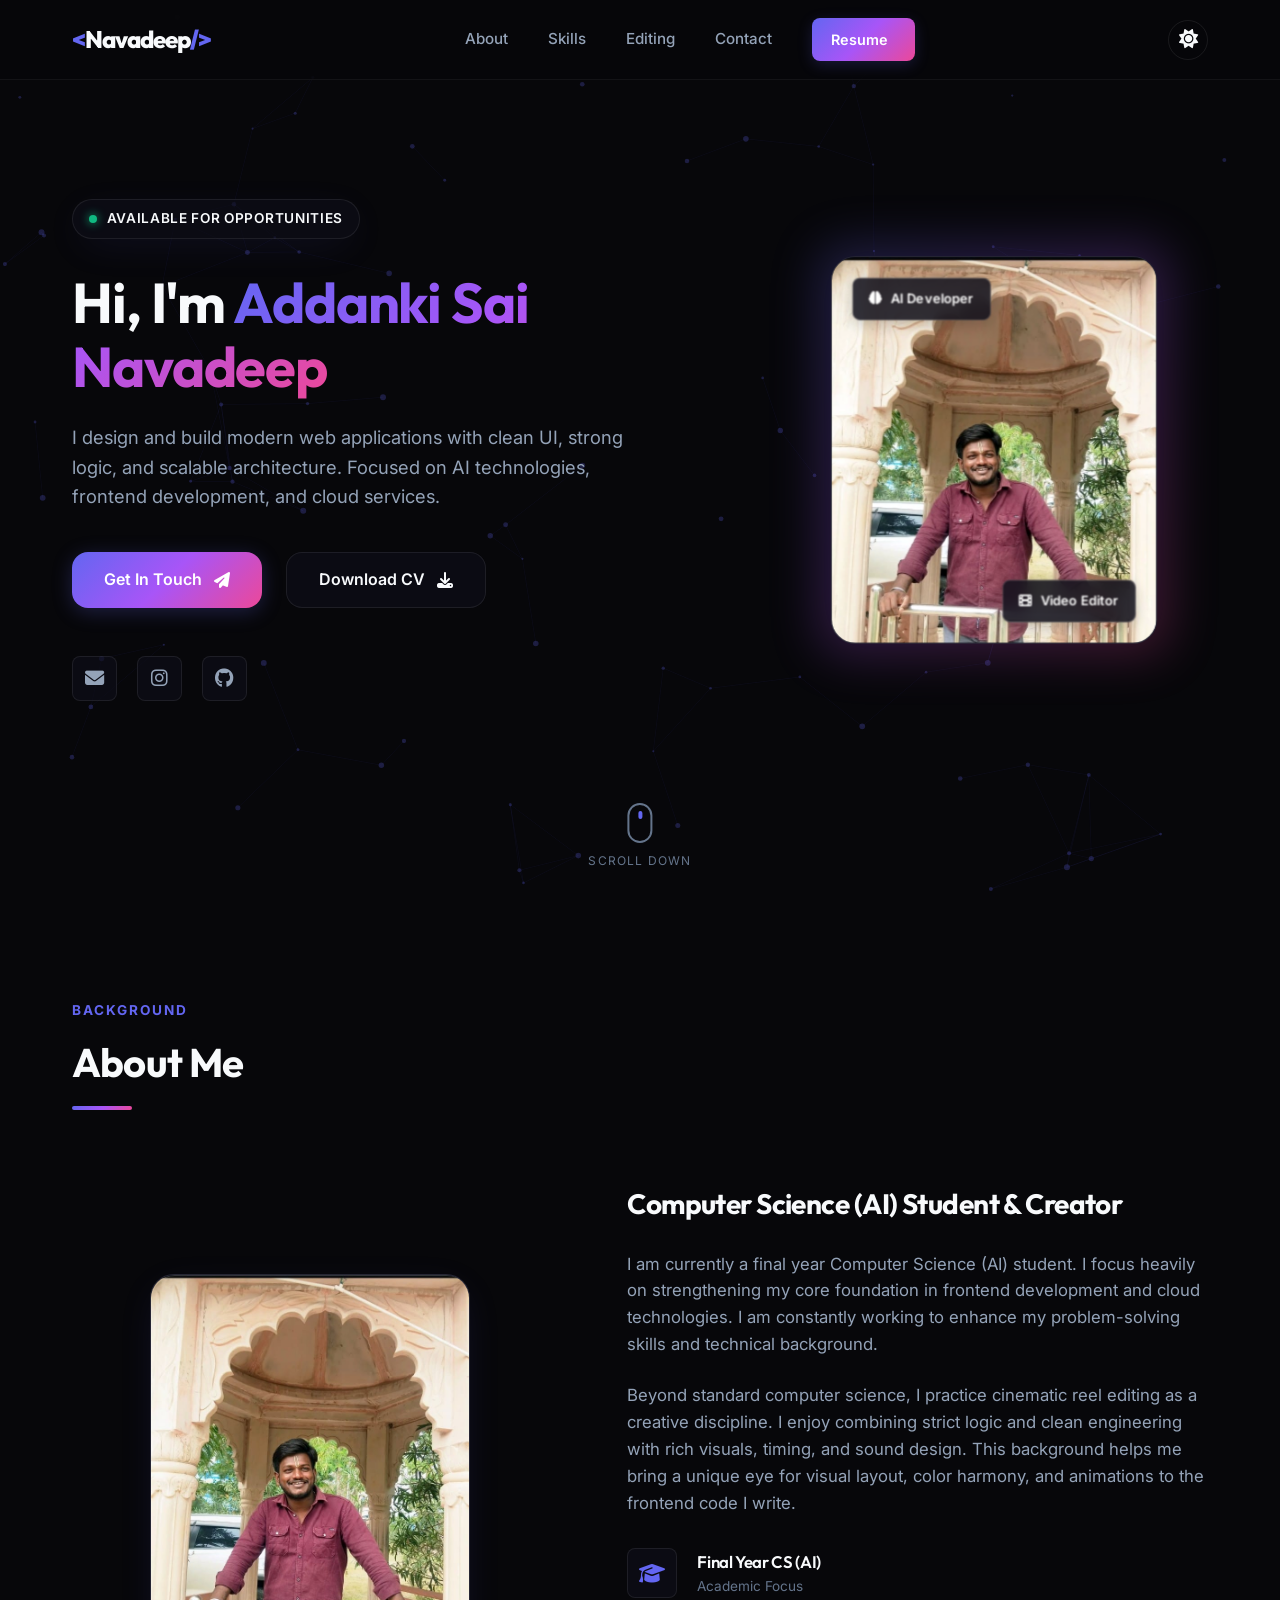
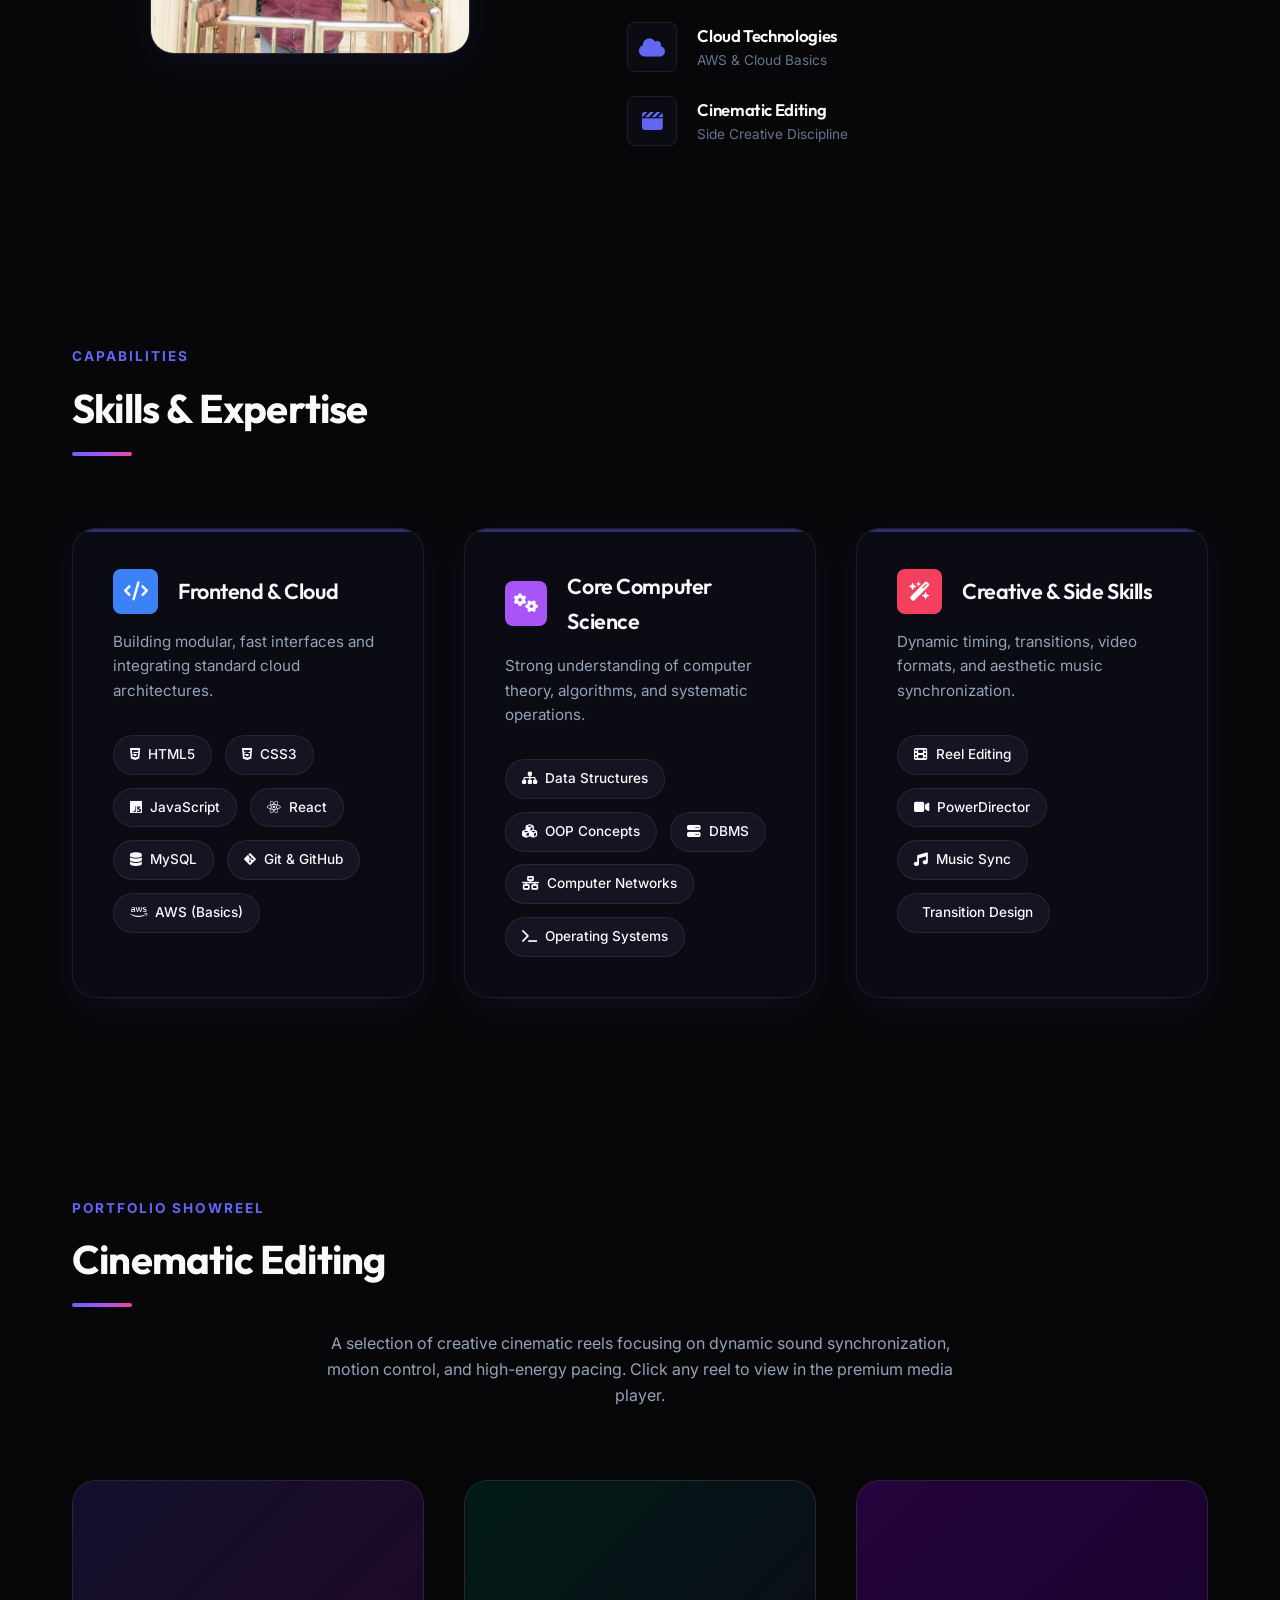
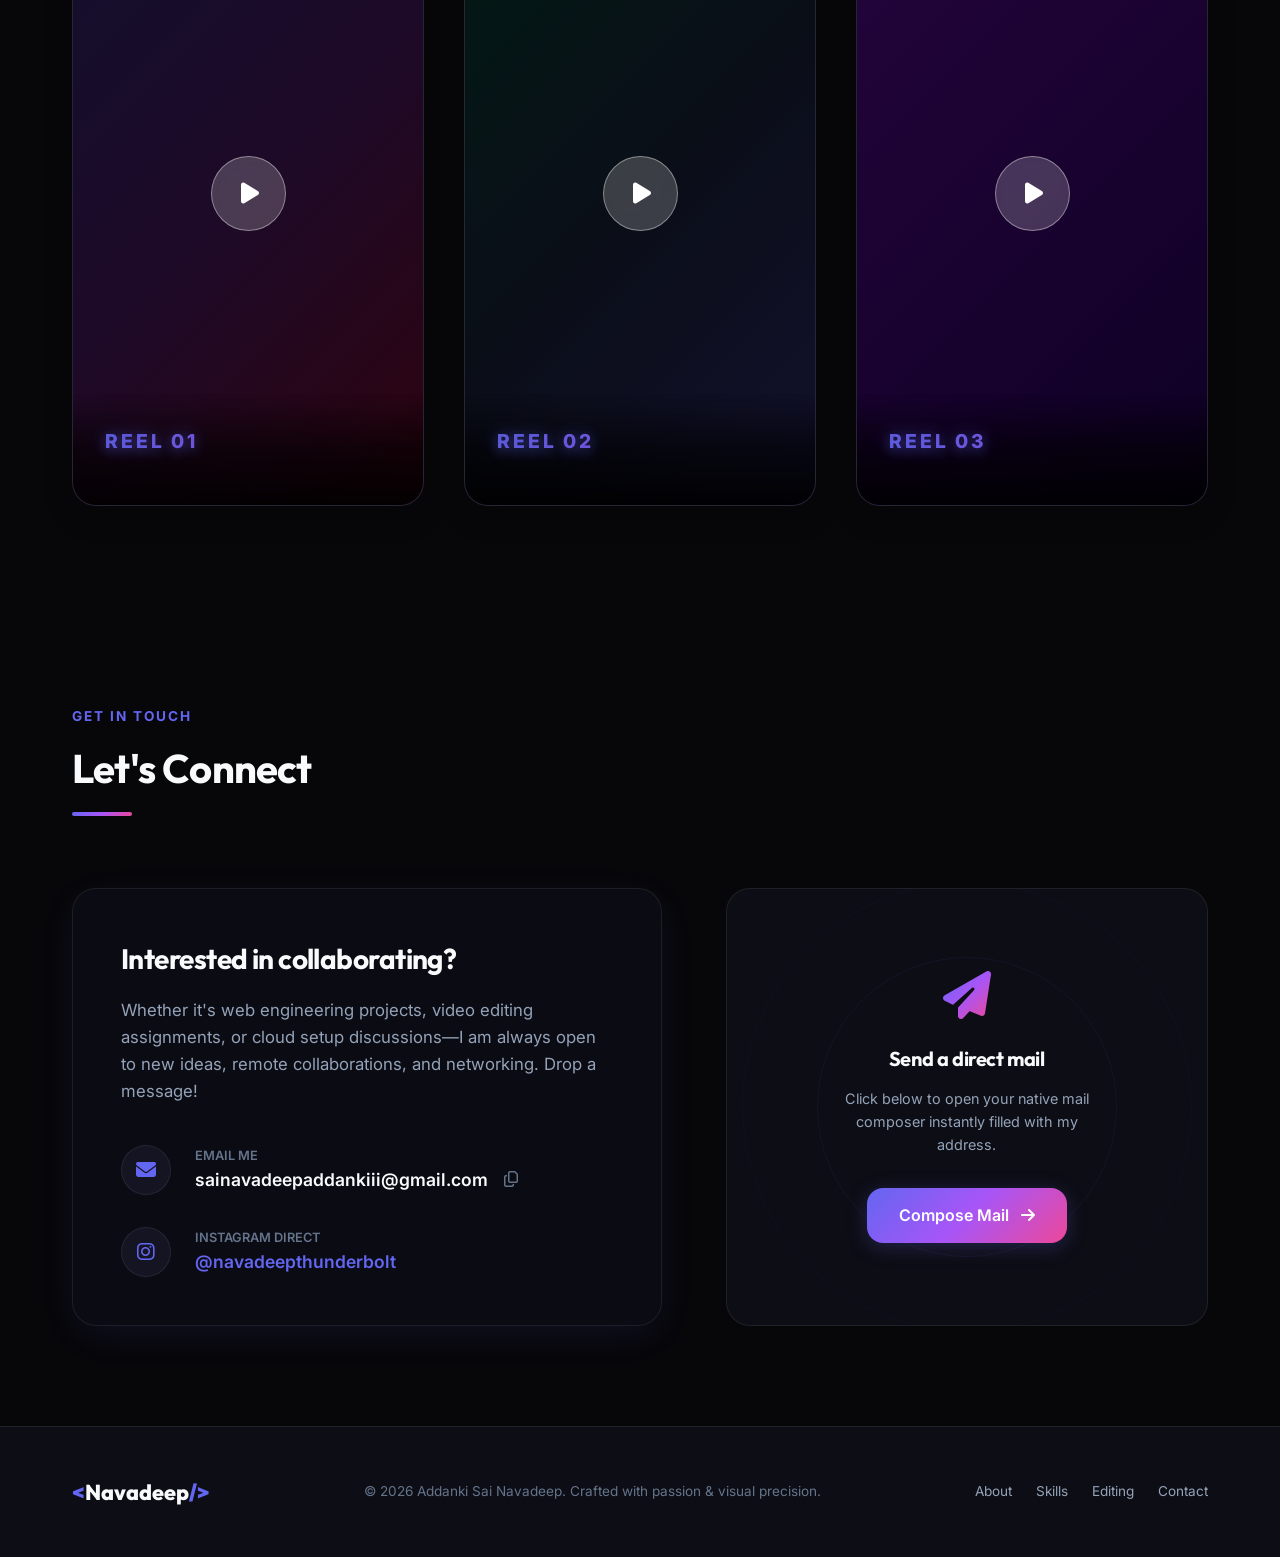
<file: index.html>
<!DOCTYPE html>
<html lang="en">
<head>
    <meta charset="UTF-8">
    <meta name="viewport" content="width=device-width, initial-scale=1.0">
    <title>Addanki Sai Navadeep | Portfolio</title>
    <meta name="description" content="Portfolio of Addanki Sai Navadeep - Computer Science (AI) student, Frontend Developer, and Cinematic Reel Editor. Creating modern web applications with clean logic and scalable architecture.">
    <!-- Google Fonts -->
    <link rel="preconnect" href="https://fonts.googleapis.com">
    <link rel="preconnect" href="https://fonts.gstatic.com" crossorigin>
    <link href="https://fonts.googleapis.com/css2?family=Inter:wght@300;400;500;600;700&family=Outfit:wght@400;500;600;700;800&family=Plus+Jakarta+Sans:wght@400;500;600;700&display=swap" rel="stylesheet">
    <!-- FontAwesome for Icons -->
    <link rel="stylesheet" href="https://cdnjs.cloudflare.com/ajax/libs/font-awesome/6.4.0/css/all.min.css">
    <link rel="stylesheet" href="style.css">
</head>
<body class="dark-theme">
    <!-- Interactive Canvas Background -->
    <canvas id="particle-canvas"></canvas>

    <!-- Header / Navigation -->
    <header class="navbar">
        <div class="nav-container">
            <a href="#" class="nav-logo">
                <span class="logo-accent">&lt;</span>Navadeep<span class="logo-accent">/&gt;</span>
            </a>
            
            <nav class="nav-links">
                <a href="#about" class="nav-item">About</a>
                <a href="#skills" class="nav-item">Skills</a>
                <a href="#editing" class="nav-item">Editing</a>
                <a href="#contact" class="nav-item">Contact</a>
                <a href="assets/navadeep_resume.pdf" download class="nav-btn-resume">
                    <span>Resume</span>
                    <i class="fa-solid fa-arrow-down-to-line"></i>
                </a>
            </nav>

            <div class="nav-controls">
                <button id="theme-toggle" class="theme-btn" aria-label="Toggle Theme">
                    <i class="fa-solid fa-moon moon-icon"></i>
                    <i class="fa-solid fa-sun sun-icon"></i>
                </button>
                <button class="mobile-menu-btn" aria-label="Open Menu">
                    <span class="bar"></span>
                    <span class="bar"></span>
                    <span class="bar"></span>
                </button>
            </div>
        </div>
    </header>

    <!-- Mobile Navigation Drawer -->
    <div class="mobile-drawer">
        <nav class="mobile-nav-links">
            <a href="#about" class="mobile-nav-item">About</a>
            <a href="#skills" class="mobile-nav-item">Skills</a>
            <a href="#editing" class="mobile-nav-item">Editing</a>
            <a href="#contact" class="mobile-nav-item">Contact</a>
            <a href="assets/navadeep_resume.pdf" download class="mobile-nav-btn">Download Resume</a>
        </nav>
    </div>

    <!-- Main Content -->
    <main>
        <!-- Hero Section -->
        <section id="hero" class="hero-section">
            <div class="section-container hero-grid">
                <div class="hero-content animate-reveal" data-delay="100">
                    <div class="badge">
                        <span class="badge-dot"></span>
                        <span class="badge-text">Available for Opportunities</span>
                    </div>
                    <h1 class="hero-title">
                        Hi, I'm <span class="text-gradient">Addanki Sai Navadeep</span>
                    </h1>
                    <p class="hero-subtitle">
                        I design and build modern web applications with clean UI, strong logic, and scalable architecture. Focused on AI technologies, frontend development, and cloud services.
                    </p>
                    <div class="hero-cta">
                        <a href="#contact" class="btn-primary">
                            <span>Get In Touch</span>
                            <i class="fa-solid fa-paper-plane"></i>
                        </a>
                        <a href="assets/navadeep_resume.pdf" download class="btn-secondary">
                            <span>Download CV</span>
                            <i class="fa-solid fa-download"></i>
                        </a>
                    </div>
                    <div class="hero-socials">
                        <a href="mailto:sainavadeepaddankiii@gmail.com" class="social-link-icon" title="Email">
                            <i class="fa-solid fa-envelope"></i>
                        </a>
                        <a href="https://www.instagram.com/navadeepthunderbolt" target="_blank" rel="noopener" class="social-link-icon" title="Instagram">
                            <i class="fa-brands fa-instagram"></i>
                        </a>
                        <a href="https://github.com" target="_blank" rel="noopener" class="social-link-icon" title="GitHub">
                            <i class="fa-brands fa-github"></i>
                        </a>
                    </div>
                </div>

                <div class="hero-visual animate-reveal" data-delay="300">
                    <div class="image-perspective-container">
                        <div class="image-card-wrapper" id="profile-card">
                            <div class="card-glow"></div>
                            <div class="image-inner-card">
                                <img src="assets/navadeep.jpg" alt="Addanki Sai Navadeep" class="profile-img">
                                <div class="profile-badge badge-ai">
                                    <i class="fa-solid fa-brain"></i>
                                    <span>AI Developer</span>
                                </div>
                                <div class="profile-badge badge-edit">
                                    <i class="fa-solid fa-film"></i>
                                    <span>Video Editor</span>
                                </div>
                            </div>
                        </div>
                    </div>
                </div>
            </div>
            <div class="scroll-down-indicator">
                <span class="mouse-icon">
                    <span class="wheel"></span>
                </span>
                <span class="scroll-text">Scroll Down</span>
            </div>
        </section>

        <!-- About Section -->
        <section id="about" class="about-section scroll-reveal">
            <div class="section-container">
                <div class="section-header">
                    <span class="section-tagline">Background</span>
                    <h2 class="section-title">About Me</h2>
                    <div class="section-divider"></div>
                </div>

                <div class="about-grid">
                    <div class="about-image-column">
                        <div class="about-img-frame">
                            <img src="assets/navadeep.jpg" alt="Sai Navadeep Portrait" class="about-img">
                        </div>
                    </div>

                    <div class="about-text-column">
                        <h3 class="about-subtitle">Computer Science (AI) Student & Creator</h3>
                        <p class="about-p">
                            I am currently a final year Computer Science (AI) student. I focus heavily on strengthening my core foundation in frontend development and cloud technologies. I am constantly working to enhance my problem-solving skills and technical background.
                        </p>
                        <p class="about-p">
                            Beyond standard computer science, I practice cinematic reel editing as a creative discipline. I enjoy combining strict logic and clean engineering with rich visuals, timing, and sound design. This background helps me bring a unique eye for visual layout, color harmony, and animations to the frontend code I write.
                        </p>

                        <div class="about-highlights">
                            <div class="highlight-item">
                                <div class="highlight-icon">
                                    <i class="fa-solid fa-graduation-cap"></i>
                                </div>
                                <div class="highlight-info">
                                    <h4>Final Year CS (AI)</h4>
                                    <p>Academic Focus</p>
                                </div>
                            </div>
                            <div class="highlight-item">
                                <div class="highlight-icon">
                                    <i class="fa-solid fa-cloud"></i>
                                </div>
                                <div class="highlight-info">
                                    <h4>Cloud Technologies</h4>
                                    <p>AWS & Cloud Basics</p>
                                </div>
                            </div>
                            <div class="highlight-item">
                                <div class="highlight-icon">
                                    <i class="fa-solid fa-clapperboard"></i>
                                </div>
                                <div class="highlight-info">
                                    <h4>Cinematic Editing</h4>
                                    <p>Side Creative Discipline</p>
                                </div>
                            </div>
                        </div>
                    </div>
                </div>
            </div>
        </section>

        <!-- Skills Section -->
        <section id="skills" class="skills-section scroll-reveal">
            <div class="section-container">
                <div class="section-header">
                    <span class="section-tagline">Capabilities</span>
                    <h2 class="section-title">Skills & Expertise</h2>
                    <div class="section-divider"></div>
                </div>

                <div class="skills-grid">
                    <!-- Category 1: Frontend Development -->
                    <div class="skills-category-card" data-glow-color="#3b82f6">
                        <div class="category-header">
                            <div class="category-icon dev-icon">
                                <i class="fa-solid fa-code"></i>
                            </div>
                            <h3>Frontend & Cloud</h3>
                        </div>
                        <p class="category-desc">Building modular, fast interfaces and integrating standard cloud architectures.</p>
                        <div class="skills-badges">
                            <span class="skill-badge" style="--badge-accent: #e34c26;"><i class="fa-brands fa-html5"></i> HTML5</span>
                            <span class="skill-badge" style="--badge-accent: #264de4;"><i class="fa-brands fa-css3-alt"></i> CSS3</span>
                            <span class="skill-badge" style="--badge-accent: #f0db4f;"><i class="fa-brands fa-js"></i> JavaScript</span>
                            <span class="skill-badge" style="--badge-accent: #61dbfb;"><i class="fa-brands fa-react"></i> React</span>
                            <span class="skill-badge" style="--badge-accent: #00758f;"><i class="fa-solid fa-database"></i> MySQL</span>
                            <span class="skill-badge" style="--badge-accent: #f05032;"><i class="fa-brands fa-git-alt"></i> Git & GitHub</span>
                            <span class="skill-badge" style="--badge-accent: #ff9900;"><i class="fa-brands fa-aws"></i> AWS (Basics)</span>
                        </div>
                    </div>

                    <!-- Category 2: Core CS Concepts -->
                    <div class="skills-category-card" data-glow-color="#a855f7">
                        <div class="category-header">
                            <div class="category-icon cs-icon">
                                <i class="fa-solid fa-gears"></i>
                            </div>
                            <h3>Core Computer Science</h3>
                        </div>
                        <p class="category-desc">Strong understanding of computer theory, algorithms, and systematic operations.</p>
                        <div class="skills-badges">
                            <span class="skill-badge" style="--badge-accent: #10b981;"><i class="fa-solid fa-sitemap"></i> Data Structures</span>
                            <span class="skill-badge" style="--badge-accent: #3b82f6;"><i class="fa-solid fa-cubes"></i> OOP Concepts</span>
                            <span class="skill-badge" style="--badge-accent: #ec4899;"><i class="fa-solid fa-server"></i> DBMS</span>
                            <span class="skill-badge" style="--badge-accent: #f43f5e;"><i class="fa-solid fa-network-wired"></i> Computer Networks</span>
                            <span class="skill-badge" style="--badge-accent: #8b5cf6;"><i class="fa-solid fa-terminal"></i> Operating Systems</span>
                        </div>
                    </div>

                    <!-- Category 3: Creative Video Editing -->
                    <div class="skills-category-card" data-glow-color="#f43f5e">
                        <div class="category-header">
                            <div class="category-icon creative-icon">
                                <i class="fa-solid fa-wand-magic-sparkles"></i>
                            </div>
                            <h3>Creative & Side Skills</h3>
                        </div>
                        <p class="category-desc">Dynamic timing, transitions, video formats, and aesthetic music synchronization.</p>
                        <div class="skills-badges">
                            <span class="skill-badge" style="--badge-accent: #ec4899;"><i class="fa-solid fa-film"></i> Reel Editing</span>
                            <span class="skill-badge" style="--badge-accent: #3b82f6;"><i class="fa-solid fa-video"></i> PowerDirector</span>
                            <span class="skill-badge" style="--badge-accent: #eab308;"><i class="fa-solid fa-music"></i> Music Sync</span>
                            <span class="skill-badge" style="--badge-accent: #10b981;"><i class="fa-solid fa-sparkles"></i> Transition Design</span>
                        </div>
                    </div>
                </div>
            </div>
        </section>

        <!-- Cinematic Editing Section -->
        <section id="editing" class="editing-section scroll-reveal">
            <div class="section-container">
                <div class="section-header">
                    <span class="section-tagline">Portfolio Showreel</span>
                    <h2 class="section-title">Cinematic Editing</h2>
                    <div class="section-divider"></div>
                </div>
                
                <p class="section-subtitle-center">
                    A selection of creative cinematic reels focusing on dynamic sound synchronization, motion control, and high-energy pacing. Click any reel to view in the premium media player.
                </p>

                <div class="reels-grid">
                    <!-- Reel 1 Card -->
                    <div class="reel-card" data-video-src="assets/reel1.mp4">
                        <div class="reel-thumbnail-wrapper">
                            <div class="reel-gradient-bg spec-gradient-1"></div>
                            <div class="play-overlay">
                                <div class="play-icon-circle">
                                    <i class="fa-solid fa-play"></i>
                                </div>
                            </div>
                            <div class="reel-meta">
                                <span class="reel-duration">Reel 01</span>
                            </div>
                        </div>
                    </div>

                    <!-- Reel 2 Card -->
                    <div class="reel-card" data-video-src="assets/reel2.mp4">
                        <div class="reel-thumbnail-wrapper">
                            <div class="reel-gradient-bg spec-gradient-2"></div>
                            <div class="play-overlay">
                                <div class="play-icon-circle">
                                    <i class="fa-solid fa-play"></i>
                                </div>
                            </div>
                            <div class="reel-meta">
                                <span class="reel-duration">Reel 02</span>
                            </div>
                        </div>
                    </div>

                    <!-- Reel 3 Card -->
                    <div class="reel-card" data-video-src="assets/reel3.mp4">
                        <div class="reel-thumbnail-wrapper">
                            <div class="reel-gradient-bg spec-gradient-3"></div>
                            <div class="play-overlay">
                                <div class="play-icon-circle">
                                    <i class="fa-solid fa-play"></i>
                                </div>
                            </div>
                            <div class="reel-meta">
                                <span class="reel-duration">Reel 03</span>
                            </div>
                        </div>
                    </div>
                </div>
            </div>
        </section>

        <!-- Contact Section -->
        <section id="contact" class="contact-section scroll-reveal">
            <div class="section-container">
                <div class="section-header">
                    <span class="section-tagline">Get in Touch</span>
                    <h2 class="section-title">Let's Connect</h2>
                    <div class="section-divider"></div>
                </div>

                <div class="contact-grid">
                    <!-- Info Card -->
                    <div class="contact-info-card">
                        <h3>Interested in collaborating?</h3>
                        <p class="contact-pitch">
                            Whether it's web engineering projects, video editing assignments, or cloud setup discussions—I am always open to new ideas, remote collaborations, and networking. Drop a message!
                        </p>
                        
                        <div class="contact-methods">
                            <!-- Email -->
                            <div class="contact-item">
                                <div class="contact-item-icon">
                                    <i class="fa-solid fa-envelope"></i>
                                </div>
                                <div class="contact-item-details">
                                    <span class="contact-label">Email Me</span>
                                    <div class="email-copy-wrapper">
                                        <a href="mailto:sainavadeepaddankiii@gmail.com" class="contact-value" id="email-text">sainavadeepaddankiii@gmail.com</a>
                                        <button id="copy-email-btn" class="copy-btn" title="Copy Email Address">
                                            <i class="fa-regular fa-copy"></i>
                                        </button>
                                        <span id="copy-tooltip" class="copy-tooltip">Copied!</span>
                                    </div>
                                </div>
                            </div>

                            <!-- Instagram -->
                            <div class="contact-item">
                                <div class="contact-item-icon">
                                    <i class="fa-brands fa-instagram"></i>
                                </div>
                                <div class="contact-item-details">
                                    <span class="contact-label">Instagram Direct</span>
                                    <a href="https://www.instagram.com/navadeepthunderbolt" target="_blank" rel="noopener" class="contact-value highlight-value">@navadeepthunderbolt</a>
                                </div>
                            </div>
                        </div>
                    </div>

                    <!-- Direct Contact Card -->
                    <div class="contact-visual-card">
                        <div class="contact-decoration-ring ring-1"></div>
                        <div class="contact-decoration-ring ring-2"></div>
                        <div class="contact-inner-card">
                            <i class="fa-solid fa-paper-plane contact-paper-plane"></i>
                            <h4>Send a direct mail</h4>
                            <p>Click below to open your native mail composer instantly filled with my address.</p>
                            <a href="mailto:sainavadeepaddankiii@gmail.com" class="btn-primary">
                                <span>Compose Mail</span>
                                <i class="fa-solid fa-arrow-right"></i>
                            </a>
                        </div>
                    </div>
                </div>
            </div>
        </section>
    </main>

    <!-- Footer -->
    <footer>
        <div class="footer-container">
            <div class="footer-brand">
                <span class="logo-accent">&lt;</span>Navadeep<span class="logo-accent">/&gt;</span>
            </div>
            <p class="footer-copy">&copy; 2026 Addanki Sai Navadeep. Crafted with passion & visual precision.</p>
            <div class="footer-links">
                <a href="#about">About</a>
                <a href="#skills">Skills</a>
                <a href="#editing">Editing</a>
                <a href="#contact">Contact</a>
            </div>
        </div>
    </footer>

    <!-- Back to Top Button -->
    <button id="backToTop" class="back-to-top-btn" aria-label="Scroll to top" title="Scroll to top">
        <i class="fa-solid fa-arrow-up"></i>
    </button>

    <!-- Custom Lightbox Video Player Modal -->
    <div id="video-modal" class="modal-overlay">
        <div class="modal-backdrop"></div>
        <div class="modal-wrapper">
            <button class="modal-close-btn" aria-label="Close Video">
                <i class="fa-solid fa-xmark"></i>
            </button>
            <div class="custom-player-container">
                <video id="modal-video" src="" preload="metadata"></video>
                
                <!-- Custom Controls -->
                <div class="player-controls">
                    <!-- Progress Bar -->
                    <div class="progress-bar-wrapper">
                        <div class="progress-timeline" id="progress-timeline">
                            <div class="progress-filled" id="progress-filled"></div>
                            <div class="progress-hover-bar" id="progress-hover-bar"></div>
                            <div class="progress-handle" id="progress-handle"></div>
                        </div>
                    </div>
                    
                    <!-- Bottom Controls Layout -->
                    <div class="controls-main">
                        <div class="controls-left">
                            <button class="play-pause-btn" id="play-pause-btn" title="Play">
                                <i class="fa-solid fa-play play-icon"></i>
                                <i class="fa-solid fa-pause pause-icon"></i>
                            </button>
                            <div class="time-display">
                                <span id="current-time">0:00</span>
                                <span class="time-separator">/</span>
                                <span id="total-duration">0:00</span>
                            </div>
                        </div>
                        
                        <div class="controls-right">
                            <div class="volume-container">
                                <button class="volume-btn" id="volume-btn" title="Mute">
                                    <i class="fa-solid fa-volume-high volume-high-icon"></i>
                                    <i class="fa-solid fa-volume-low volume-low-icon"></i>
                                    <i class="fa-solid fa-volume-xmark volume-mute-icon"></i>
                                </button>
                                <input type="range" class="volume-slider" id="volume-slider" min="0" max="1" step="0.05" value="1" title="Volume Slider">
                            </div>
                            
                            <button class="fullscreen-btn" id="fullscreen-btn" title="Toggle Fullscreen">
                                <i class="fa-solid fa-expand"></i>
                            </button>
                        </div>
                    </div>
                </div>

                <!-- Central Play Button (Only visible when paused) -->
                <div class="central-play-trigger" id="central-play-trigger">
                    <i class="fa-solid fa-play"></i>
                </div>
            </div>
        </div>
    </div>

    <!-- Scripts -->
    <script src="script.js"></script>
</body>
</html>
</file>
<file: style.css>
/* -------------------------------------------------------------
   DESIGN SYSTEM - VARIABLES & THEME TOKENS
   ------------------------------------------------------------- */
:root {
    /* Fonts */
    --font-heading: 'Outfit', 'Plus Jakarta Sans', sans-serif;
    --font-body: 'Inter', sans-serif;

    /* Common System Tokens */
    --transition-slow: all 0.6s cubic-bezier(0.16, 1, 0.3, 1);
    --transition-medium: all 0.4s cubic-bezier(0.25, 0.8, 0.25, 1);
    --transition-fast: all 0.2s ease;
    --border-radius-sm: 8px;
    --border-radius-md: 16px;
    --border-radius-lg: 24px;
    --border-radius-xl: 32px;
}

/* Dark Theme Variables (Default) */
.dark-theme {
    --bg-primary: #07070a;
    --bg-secondary: #0d0d15;
    --bg-tertiary: #141423;
    
    --text-primary: #f8fafc;
    --text-secondary: #94a3b8;
    --text-muted: #64748b;
    
    --accent-color: #6366f1; /* Indigo */
    --accent-gradient: linear-gradient(135deg, #6366f1 0%, #a855f7 50%, #ec4899 100%);
    --accent-gradient-hover: linear-gradient(135deg, #4f46e5 0%, #9333ea 50%, #db2777 100%);
    
    --card-bg: rgba(15, 15, 26, 0.65);
    --card-border: rgba(255, 255, 255, 0.08);
    --card-glow-color: rgba(99, 102, 241, 0.15);
    --card-glow-intensity: 0px 10px 40px -10px;
    
    --nav-bg: rgba(7, 7, 10, 0.75);
    --nav-border: rgba(255, 255, 255, 0.05);
    
    --scrollbar-bg: #07070a;
    --scrollbar-thumb: #334155;
    --scrollbar-thumb-hover: #475569;
    
    --input-bg: rgba(15, 15, 26, 0.8);
    --input-border: rgba(255, 255, 255, 0.1);
    
    --overlay-bg: rgba(3, 3, 5, 0.85);
    --modal-bg: rgba(13, 13, 21, 0.95);
    --modal-border: rgba(255, 255, 255, 0.1);
}

/* Light Theme Variables */
.light-theme {
    --bg-primary: #f5f1e8; /* Classic cream background */
    --bg-secondary: #eae3d2; /* Slightly darker cream */
    --bg-tertiary: #dfd7c2;
    
    --text-primary: #22252a;
    --text-secondary: #5a606d;
    --text-muted: #8890a0;
    
    --accent-color: #d97706; /* Amber/Golden */
    --accent-gradient: linear-gradient(135deg, #d97706 0%, #db2777 100%);
    --accent-gradient-hover: linear-gradient(135deg, #b45309 0%, #be185d 100%);
    
    --card-bg: rgba(255, 255, 255, 0.75);
    --card-border: rgba(34, 37, 42, 0.08);
    --card-glow-color: rgba(217, 119, 6, 0.08);
    --card-glow-intensity: 0px 10px 30px -10px;
    
    --nav-bg: rgba(245, 241, 232, 0.85);
    --nav-border: rgba(34, 37, 42, 0.06);
    
    --scrollbar-bg: #f5f1e8;
    --scrollbar-thumb: #cbd5e1;
    --scrollbar-thumb-hover: #94a3b8;
    
    --input-bg: rgba(255, 255, 255, 0.9);
    --input-border: rgba(34, 37, 42, 0.12);
    
    --overlay-bg: rgba(245, 241, 232, 0.9);
    --modal-bg: rgba(255, 255, 255, 0.98);
    --modal-border: rgba(34, 37, 42, 0.1);
}

/* -------------------------------------------------------------
   BASE RESET & LAYOUTS
   ------------------------------------------------------------- */
* {
    margin: 0;
    padding: 0;
    box-sizing: border-box;
}

html {
    scroll-behavior: smooth;
    font-size: 16px;
}

body {
    background-color: var(--bg-primary);
    color: var(--text-primary);
    font-family: var(--font-body);
    line-height: 1.6;
    overflow-x: hidden;
    transition: background-color 0.5s ease, color 0.5s ease;
}

/* Custom Scrollbar */
::-webkit-scrollbar {
    width: 10px;
}

::-webkit-scrollbar-track {
    background: var(--scrollbar-bg);
}

::-webkit-scrollbar-thumb {
    background: var(--scrollbar-thumb);
    border-radius: 5px;
    border: 2px solid var(--scrollbar-bg);
}

::-webkit-scrollbar-thumb:hover {
    background: var(--scrollbar-thumb-hover);
}

/* Container */
.section-container {
    width: 100%;
    max-width: 1200px;
    margin: 0 auto;
    padding: 0 2rem;
}

/* -------------------------------------------------------------
   INTERACTIVE CANVAS BACKGROUND
   ------------------------------------------------------------- */
#particle-canvas {
    position: fixed;
    top: 0;
    left: 0;
    width: 100%;
    height: 100%;
    z-index: -1;
    pointer-events: none;
    opacity: 0.8;
}

/* -------------------------------------------------------------
   TYPOGRAPHY & UTILITIES
   ------------------------------------------------------------- */
h1, h2, h3, h4, h5, h6 {
    font-family: var(--font-heading);
    font-weight: 700;
    letter-spacing: -0.02em;
}

a {
    color: inherit;
    text-decoration: none;
    transition: var(--transition-fast);
}

.text-gradient {
    background: var(--accent-gradient);
    -webkit-background-clip: text;
    -webkit-text-fill-color: transparent;
    background-clip: text;
}

/* -------------------------------------------------------------
   NAVIGATION BAR
   ------------------------------------------------------------- */
.navbar {
    position: fixed;
    top: 0;
    left: 0;
    width: 100%;
    height: 80px;
    z-index: 100;
    background: var(--nav-bg);
    backdrop-filter: blur(12px);
    -webkit-backdrop-filter: blur(12px);
    border-bottom: 1px solid var(--nav-border);
    transition: var(--transition-medium);
}

.navbar.scrolled {
    height: 65px;
    box-shadow: 0 10px 30px rgba(0, 0, 0, 0.05);
}

.nav-container {
    height: 100%;
    max-width: 1200px;
    margin: 0 auto;
    padding: 0 2rem;
    display: flex;
    justify-content: space-between;
    align-items: center;
}

.nav-logo {
    font-family: var(--font-heading);
    font-size: 1.5rem;
    font-weight: 800;
    letter-spacing: -0.04em;
    display: flex;
    align-items: center;
}

.logo-accent {
    color: var(--accent-color);
    font-weight: 900;
}

.nav-links {
    display: flex;
    align-items: center;
    gap: 2.5rem;
}

.nav-item {
    font-size: 0.95rem;
    font-weight: 500;
    color: var(--text-secondary);
    position: relative;
    padding: 0.5rem 0;
}

.nav-item::after {
    content: '';
    position: absolute;
    bottom: 0;
    left: 0;
    width: 0%;
    height: 2px;
    background: var(--accent-gradient);
    transition: var(--transition-medium);
}

.nav-item:hover {
    color: var(--text-primary);
}

.nav-item:hover::after {
    width: 100%;
}

.nav-btn-resume {
    display: flex;
    align-items: center;
    gap: 0.5rem;
    padding: 0.6rem 1.2rem;
    font-size: 0.9rem;
    font-weight: 600;
    color: #ffffff;
    background: var(--accent-gradient);
    border-radius: var(--border-radius-sm);
    box-shadow: 0 4px 15px rgba(99, 102, 241, 0.2);
}

.nav-btn-resume:hover {
    background: var(--accent-gradient-hover);
    transform: translateY(-2px);
    box-shadow: 0 6px 20px rgba(99, 102, 241, 0.3);
}

/* Navbar Controls */
.nav-controls {
    display: flex;
    align-items: center;
    gap: 1.2rem;
}

.theme-btn {
    background: none;
    border: none;
    cursor: pointer;
    width: 40px;
    height: 40px;
    border-radius: 50%;
    display: flex;
    align-items: center;
    justify-content: center;
    color: var(--text-primary);
    font-size: 1.2rem;
    transition: var(--transition-medium);
    border: 1px solid var(--card-border);
}

.theme-btn:hover {
    background: var(--bg-secondary);
    transform: rotate(15deg);
}

/* Theme Icon Visibility Switch */
.dark-theme .moon-icon { display: none; }
.dark-theme .sun-icon { display: block; }
.light-theme .moon-icon { display: block; }
.light-theme .sun-icon { display: none; }

.mobile-menu-btn {
    display: none;
    flex-direction: column;
    justify-content: space-between;
    width: 25px;
    height: 20px;
    background: none;
    border: none;
    cursor: pointer;
    z-index: 110;
}

.mobile-menu-btn .bar {
    width: 100%;
    height: 2px;
    background-color: var(--text-primary);
    transition: var(--transition-medium);
}

/* Active mobile menu drawer */
.mobile-drawer {
    position: fixed;
    top: 0;
    right: -100%;
    width: 80%;
    max-width: 320px;
    height: 100vh;
    background: var(--modal-bg);
    border-left: 1px solid var(--modal-border);
    backdrop-filter: blur(20px);
    -webkit-backdrop-filter: blur(20px);
    z-index: 99;
    padding: 100px 2rem 2rem 2rem;
    transition: var(--transition-slow);
}

.mobile-drawer.open {
    right: 0;
}

.mobile-nav-links {
    display: flex;
    flex-direction: column;
    gap: 2rem;
}

.mobile-nav-item {
    font-size: 1.2rem;
    font-weight: 600;
    color: var(--text-secondary);
}

.mobile-nav-item:hover {
    color: var(--text-primary);
    padding-left: 10px;
}

.mobile-nav-btn {
    display: block;
    text-align: center;
    padding: 1rem;
    font-weight: 600;
    color: #ffffff;
    background: var(--accent-gradient);
    border-radius: var(--border-radius-sm);
    margin-top: 2rem;
}

/* Hamburger toggle animation */
.mobile-menu-btn.active .bar:nth-child(1) {
    transform: translateY(9px) rotate(45deg);
}
.mobile-menu-btn.active .bar:nth-child(2) {
    opacity: 0;
}
.mobile-menu-btn.active .bar:nth-child(3) {
    transform: translateY(-9px) rotate(-45deg);
}

/* -------------------------------------------------------------
   HERO SECTION
   ------------------------------------------------------------- */
.hero-section {
    position: relative;
    min-height: 100vh;
    padding-top: 100px;
    display: flex;
    align-items: center;
    justify-content: center;
}

.hero-grid {
    display: grid;
    grid-template-columns: 1.2fr 0.8fr;
    gap: 4rem;
    align-items: center;
}

.badge {
    display: inline-flex;
    align-items: center;
    gap: 0.6rem;
    padding: 0.5rem 1rem;
    background: var(--card-bg);
    border: 1px solid var(--card-border);
    border-radius: 50px;
    margin-bottom: 2rem;
    box-shadow: var(--card-glow-intensity) var(--card-glow-color);
}

.badge-dot {
    width: 8px;
    height: 8px;
    border-radius: 50%;
    background-color: #10b981;
    box-shadow: 0 0 10px #10b981;
    animation: pulseGlow 2s infinite;
}

.badge-text {
    font-size: 0.85rem;
    font-weight: 600;
    color: var(--text-primary);
    letter-spacing: 0.05em;
    text-transform: uppercase;
}

.hero-title {
    font-size: 3.5rem;
    line-height: 1.15;
    margin-bottom: 1.5rem;
}

.hero-subtitle {
    font-size: 1.15rem;
    color: var(--text-secondary);
    margin-bottom: 2.5rem;
    max-width: 580px;
}

.hero-cta {
    display: flex;
    gap: 1.5rem;
    margin-bottom: 3rem;
}

.btn-primary {
    display: inline-flex;
    align-items: center;
    gap: 0.75rem;
    padding: 0.9rem 2rem;
    font-weight: 600;
    color: #ffffff;
    background: var(--accent-gradient);
    border-radius: var(--border-radius-md);
    box-shadow: 0 4px 20px rgba(99, 102, 241, 0.25);
}

.btn-primary:hover {
    background: var(--accent-gradient-hover);
    transform: translateY(-3px);
    box-shadow: 0 8px 25px rgba(99, 102, 241, 0.35);
}

.btn-secondary {
    display: inline-flex;
    align-items: center;
    gap: 0.75rem;
    padding: 0.9rem 2rem;
    font-weight: 600;
    color: var(--text-primary);
    background: var(--card-bg);
    border: 1px solid var(--card-border);
    border-radius: var(--border-radius-md);
    backdrop-filter: blur(8px);
}

.btn-secondary:hover {
    background: var(--bg-secondary);
    border-color: var(--accent-color);
    transform: translateY(-3px);
}

.hero-socials {
    display: flex;
    gap: 1.25rem;
}

.social-link-icon {
    width: 45px;
    height: 45px;
    border-radius: var(--border-radius-sm);
    background: var(--card-bg);
    border: 1px solid var(--card-border);
    display: flex;
    align-items: center;
    justify-content: center;
    font-size: 1.2rem;
    color: var(--text-secondary);
}

.social-link-icon:hover {
    color: var(--text-primary);
    border-color: var(--accent-color);
    transform: translateY(-2px);
    box-shadow: 0 4px 15px rgba(99, 102, 241, 0.1);
}

/* Image 3D Perspective Card */
.image-perspective-container {
    perspective: 1000px;
    display: flex;
    justify-content: center;
}

.image-card-wrapper {
    position: relative;
    width: 320px;
    height: 380px;
    border-radius: var(--border-radius-lg);
    transform-style: preserve-3d;
    transition: transform 0.15s ease-out;
}

.card-glow {
    position: absolute;
    top: -15px;
    left: -15px;
    right: -15px;
    bottom: -15px;
    background: var(--accent-gradient);
    border-radius: var(--border-radius-lg);
    filter: blur(25px);
    opacity: 0.25;
    z-index: 1;
    pointer-events: none;
    transition: var(--transition-slow);
}

.image-card-wrapper:hover .card-glow {
    opacity: 0.45;
    filter: blur(30px);
}

.image-inner-card {
    position: relative;
    width: 100%;
    height: 100%;
    background: var(--bg-tertiary);
    border: 1px solid var(--card-border);
    border-radius: var(--border-radius-lg);
    overflow: hidden;
    z-index: 2;
    transform: translateZ(20px);
}

.profile-img {
    width: 100%;
    height: 100%;
    object-fit: cover;
    object-position: center;
    filter: grayscale(15%) contrast(105%);
    transition: var(--transition-slow);
}

.image-card-wrapper:hover .profile-img {
    transform: scale(1.05);
    filter: grayscale(0%) contrast(100%);
}

.profile-badge {
    position: absolute;
    padding: 0.6rem 1rem;
    background: rgba(15, 15, 26, 0.85);
    border: 1px solid rgba(255, 255, 255, 0.15);
    border-radius: var(--border-radius-sm);
    backdrop-filter: blur(8px);
    color: #ffffff;
    display: flex;
    align-items: center;
    gap: 0.5rem;
    font-size: 0.8rem;
    font-weight: 600;
    box-shadow: 0 4px 15px rgba(0, 0, 0, 0.2);
}

.badge-ai {
    top: 20px;
    left: 20px;
}

.badge-edit {
    bottom: 20px;
    right: 20px;
}

/* Mouse Scroll Indicator */
.scroll-down-indicator {
    position: absolute;
    bottom: 30px;
    left: 50%;
    transform: translateX(-50%);
    display: flex;
    flex-direction: column;
    align-items: center;
    gap: 0.5rem;
    z-index: 2;
}

.mouse-icon {
    width: 25px;
    height: 40px;
    border: 2px solid var(--text-muted);
    border-radius: 20px;
    position: relative;
}

.mouse-icon .wheel {
    width: 4px;
    height: 8px;
    background-color: var(--accent-color);
    border-radius: 2px;
    position: absolute;
    top: 6px;
    left: 50%;
    transform: translateX(-50%);
    animation: scrollMouse 1.8s infinite;
}

.scroll-text {
    font-size: 0.75rem;
    color: var(--text-muted);
    letter-spacing: 0.1em;
    text-transform: uppercase;
}

/* -------------------------------------------------------------
   SECTIONS GENERAL
   ------------------------------------------------------------- */
section {
    padding: 100px 0;
    position: relative;
}

.section-header {
    margin-bottom: 4.5rem;
    text-align: left;
}

.section-tagline {
    font-size: 0.85rem;
    font-weight: 700;
    color: var(--accent-color);
    text-transform: uppercase;
    letter-spacing: 0.15em;
    display: block;
    margin-bottom: 0.5rem;
}

.section-title {
    font-size: 2.5rem;
    position: relative;
    display: inline-block;
}

.section-divider {
    width: 60px;
    height: 4px;
    background: var(--accent-gradient);
    border-radius: 2px;
    margin-top: 0.75rem;
}

.section-subtitle-center {
    max-width: 650px;
    margin: -3rem auto 4.5rem auto;
    text-align: center;
    color: var(--text-secondary);
}

/* Scroll reveal helper */
.scroll-reveal {
    opacity: 0;
    transform: translateY(30px);
    transition: var(--transition-slow);
}

.scroll-reveal.visible {
    opacity: 1;
    transform: translateY(0);
}

/* -------------------------------------------------------------
   ABOUT SECTION
   ------------------------------------------------------------- */
.about-grid {
    display: grid;
    grid-template-columns: 0.9fr 1.1fr;
    gap: 5rem;
    align-items: center;
}

.about-image-column {
    display: flex;
    justify-content: center;
}

.about-img-frame {
    position: relative;
    width: 320px;
    height: 380px;
    border-radius: var(--border-radius-lg);
    background: var(--bg-tertiary);
    border: 1px solid var(--card-border);
    overflow: hidden;
    box-shadow: var(--card-glow-intensity) var(--card-glow-color);
}

.about-img-frame::before {
    content: '';
    position: absolute;
    top: 0;
    left: 0;
    width: 100%;
    height: 100%;
    border: 1px solid rgba(255, 255, 255, 0.15);
    border-radius: var(--border-radius-lg);
    z-index: 2;
    pointer-events: none;
}

.about-img {
    width: 100%;
    height: 100%;
    object-fit: cover;
    object-position: center;
}

.about-subtitle {
    font-size: 1.75rem;
    margin-bottom: 1.5rem;
}

.about-p {
    color: var(--text-secondary);
    margin-bottom: 1.5rem;
    font-size: 1.05rem;
}

.about-highlights {
    display: flex;
    flex-direction: column;
    gap: 1.5rem;
    margin-top: 2rem;
}

.highlight-item {
    display: flex;
    align-items: center;
    gap: 1.25rem;
}

.highlight-icon {
    width: 50px;
    height: 50px;
    border-radius: var(--border-radius-sm);
    background: var(--card-bg);
    border: 1px solid var(--card-border);
    display: flex;
    align-items: center;
    justify-content: center;
    font-size: 1.3rem;
    color: var(--accent-color);
}

.highlight-info h4 {
    font-size: 1.05rem;
    font-weight: 600;
}

.highlight-info p {
    font-size: 0.85rem;
    color: var(--text-muted);
}

/* -------------------------------------------------------------
   SKILLS SECTION
   ------------------------------------------------------------- */
.skills-grid {
    display: grid;
    grid-template-columns: repeat(auto-fit, minmax(320px, 1fr));
    gap: 2.5rem;
}

.skills-category-card {
    background: var(--card-bg);
    border: 1px solid var(--card-border);
    border-radius: var(--border-radius-lg);
    padding: 2.5rem;
    position: relative;
    overflow: hidden;
    backdrop-filter: blur(10px);
    -webkit-backdrop-filter: blur(10px);
    box-shadow: var(--card-glow-intensity) var(--card-glow-color);
    transition: var(--transition-medium);
}

.skills-category-card::after {
    content: '';
    position: absolute;
    top: 0;
    left: 0;
    width: 100%;
    height: 3px;
    background: var(--accent-color);
    opacity: 0.4;
    transition: var(--transition-medium);
}

.skills-category-card:hover {
    transform: translateY(-5px);
    box-shadow: 0 15px 45px -10px var(--glow-color, rgba(99, 102, 241, 0.2));
}

.skills-category-card:hover::after {
    opacity: 1;
}

.category-header {
    display: flex;
    align-items: center;
    gap: 1.25rem;
    margin-bottom: 1rem;
}

.category-icon {
    width: 45px;
    height: 45px;
    border-radius: var(--border-radius-sm);
    display: flex;
    align-items: center;
    justify-content: center;
    font-size: 1.2rem;
    color: #ffffff;
}

.dev-icon { background: #3b82f6; }
.cs-icon { background: #a855f7; }
.creative-icon { background: #f43f5e; }

.category-header h3 {
    font-size: 1.35rem;
    font-weight: 600;
}

.category-desc {
    font-size: 0.95rem;
    color: var(--text-secondary);
    margin-bottom: 2rem;
}

.skills-badges {
    display: flex;
    flex-wrap: wrap;
    gap: 0.8rem;
}

.skill-badge {
    display: inline-flex;
    align-items: center;
    gap: 0.5rem;
    padding: 0.5rem 1rem;
    border-radius: 50px;
    background: var(--bg-tertiary);
    border: 1px solid var(--card-border);
    font-size: 0.85rem;
    font-weight: 500;
    transition: var(--transition-fast);
}

.skill-badge:hover {
    background: var(--badge-accent);
    color: #ffffff;
    border-color: var(--badge-accent);
    transform: translateY(-2px) scale(1.03);
    box-shadow: 0 4px 15px var(--badge-accent);
}

/* -------------------------------------------------------------
   CINEMATIC EDITING SECTION
   ------------------------------------------------------------- */
.reels-grid {
    display: grid;
    grid-template-columns: repeat(3, 1fr);
    gap: 2.5rem;
}

.reel-card {
    position: relative;
    border-radius: var(--border-radius-lg);
    overflow: hidden;
    aspect-ratio: 9/16;
    width: 100%;
    height: auto;
    cursor: pointer;
    background: var(--bg-tertiary);
    box-shadow: 0 10px 30px rgba(0, 0, 0, 0.2);
    border: 1px solid var(--card-border);
    transition: var(--transition-medium);
}

.reel-thumbnail-wrapper {
    position: relative;
    width: 100%;
    height: 100%;
    overflow: hidden;
}

.reel-gradient-bg {
    position: absolute;
    top: 0;
    left: 0;
    width: 100%;
    height: 100%;
    z-index: 1;
    transition: var(--transition-slow);
}

.spec-gradient-1 {
    background: linear-gradient(135deg, #1e1b4b 0%, #311042 50%, #4c0519 100%);
}

.spec-gradient-2 {
    background: linear-gradient(135deg, #022c22 0%, #111827 50%, #1e1b4b 100%);
}

.spec-gradient-3 {
    background: linear-gradient(135deg, #3c0764 0%, #18003c 100%);
}

.play-overlay {
    position: absolute;
    top: 0;
    left: 0;
    width: 100%;
    height: 100%;
    display: flex;
    align-items: center;
    justify-content: center;
    z-index: 3;
    background: rgba(0, 0, 0, 0.4);
    transition: var(--transition-medium);
}

.play-icon-circle {
    width: 75px;
    height: 75px;
    border-radius: 50%;
    background: rgba(255, 255, 255, 0.2);
    border: 1px solid rgba(255, 255, 255, 0.4);
    display: flex;
    align-items: center;
    justify-content: center;
    font-size: 1.5rem;
    color: #ffffff;
    backdrop-filter: blur(10px);
    -webkit-backdrop-filter: blur(10px);
    transition: var(--transition-medium);
}

.play-icon-circle i {
    transform: translateX(2px);
}

.reel-meta {
    position: absolute;
    bottom: 0;
    left: 0;
    width: 100%;
    padding: 2rem;
    z-index: 4;
    background: linear-gradient(to top, rgba(0,0,0,0.9) 0%, rgba(0,0,0,0.6) 50%, transparent 100%);
    color: #ffffff;
    backdrop-filter: blur(4px);
    transition: var(--transition-medium);
}

.reel-duration {
    font-size: 1.2rem;
    font-weight: 800;
    text-transform: uppercase;
    letter-spacing: 0.15em;
    background: linear-gradient(135deg, var(--accent-color) 0%, #a855f7 100%);
    -webkit-background-clip: text;
    -webkit-text-fill-color: transparent;
    background-clip: text;
    display: block;
    margin-bottom: 1rem;
    opacity: 0.9;
    transition: var(--transition-medium);
    filter: drop-shadow(0 0 8px rgba(99, 102, 241, 0.5));
    text-shadow: 0 4px 12px rgba(99, 102, 241, 0.3);
}

.reel-name {
    font-size: 1.35rem;
    margin-bottom: 0.5rem;
}

.reel-desc {
    font-size: 0.85rem;
    color: #cbd5e1;
}

.reel-card:hover .reel-meta {
    background: linear-gradient(to top, rgba(99, 102, 241, 0.15) 0%, rgba(99, 102, 241, 0.08) 50%, transparent 100%);
}

.reel-card:hover .reel-duration {
    filter: drop-shadow(0 0 16px rgba(99, 102, 241, 0.8));
    transform: scale(1.08);
}

/* Card Hover Interactions */
.reel-card:hover .reel-gradient-bg {
    transform: scale(1.08);
}

.reel-card:hover .play-overlay {
    background: rgba(0, 0, 0, 0.2);
}

.reel-card:hover .play-icon-circle {
    transform: scale(1.15);
    background: var(--accent-gradient);
    border-color: transparent;
    box-shadow: 0 0 25px rgba(99, 102, 241, 0.4);
}

/* -------------------------------------------------------------
   CONTACT SECTION
   ------------------------------------------------------------- */
.contact-grid {
    display: grid;
    grid-template-columns: 1.1fr 0.9fr;
    gap: 4rem;
    align-items: stretch;
}

.contact-info-card {
    background: var(--card-bg);
    border: 1px solid var(--card-border);
    border-radius: var(--border-radius-lg);
    padding: 3rem;
    backdrop-filter: blur(10px);
    -webkit-backdrop-filter: blur(10px);
    display: flex;
    flex-direction: column;
    justify-content: center;
    box-shadow: var(--card-glow-intensity) var(--card-glow-color);
}

.contact-info-card h3 {
    font-size: 1.75rem;
    margin-bottom: 1rem;
}

.contact-pitch {
    color: var(--text-secondary);
    margin-bottom: 2.5rem;
    font-size: 1.05rem;
}

.contact-methods {
    display: flex;
    flex-direction: column;
    gap: 2rem;
}

.contact-item {
    display: flex;
    align-items: center;
    gap: 1.5rem;
}

.contact-item-icon {
    width: 50px;
    height: 50px;
    border-radius: 50%;
    background: var(--bg-tertiary);
    border: 1px solid var(--card-border);
    display: flex;
    align-items: center;
    justify-content: center;
    font-size: 1.25rem;
    color: var(--accent-color);
}

.contact-item-details {
    display: flex;
    flex-direction: column;
}

.contact-label {
    font-size: 0.8rem;
    color: var(--text-muted);
    font-weight: 600;
    text-transform: uppercase;
}

.contact-value {
    font-size: 1.1rem;
    font-weight: 600;
    color: var(--text-primary);
}

.contact-value:hover {
    color: var(--accent-color);
}

.highlight-value {
    color: var(--accent-color);
}

/* Copy Email button interaction */
.email-copy-wrapper {
    display: flex;
    align-items: center;
    gap: 0.75rem;
    position: relative;
}

.copy-btn {
    background: none;
    border: none;
    cursor: pointer;
    color: var(--text-muted);
    font-size: 1rem;
    transition: var(--transition-fast);
    padding: 0.25rem;
}

.copy-btn:hover {
    color: var(--accent-color);
    transform: scale(1.1);
}

.copy-tooltip {
    position: absolute;
    top: -35px;
    left: 100%;
    background: var(--accent-color);
    color: #ffffff;
    font-size: 0.75rem;
    font-weight: 600;
    padding: 0.35rem 0.7rem;
    border-radius: 4px;
    opacity: 0;
    pointer-events: none;
    transition: var(--transition-fast);
    box-shadow: 0 4px 10px rgba(0,0,0,0.15);
}

.copy-tooltip.show {
    opacity: 1;
    transform: translateY(-5px);
}

/* Visual Card Column */
.contact-visual-card {
    background: var(--bg-secondary);
    border: 1px solid var(--card-border);
    border-radius: var(--border-radius-lg);
    position: relative;
    overflow: hidden;
    display: flex;
    align-items: center;
    justify-content: center;
    padding: 3rem;
}

.contact-decoration-ring {
    position: absolute;
    border-radius: 50%;
    border: 1px solid var(--card-border);
    pointer-events: none;
}

.ring-1 {
    width: 300px;
    height: 300px;
    border-color: rgba(99, 102, 241, 0.08);
}

.ring-2 {
    width: 450px;
    height: 450px;
    border-color: rgba(99, 102, 241, 0.04);
}

.contact-inner-card {
    position: relative;
    z-index: 2;
    text-align: center;
    max-width: 280px;
}

.contact-paper-plane {
    font-size: 3rem;
    background: var(--accent-gradient);
    -webkit-background-clip: text;
    -webkit-text-fill-color: transparent;
    background-clip: text;
    margin-bottom: 1.5rem;
    animation: drift 4s ease-in-out infinite;
}

.contact-inner-card h4 {
    font-size: 1.25rem;
    margin-bottom: 0.75rem;
}

.contact-inner-card p {
    font-size: 0.9rem;
    color: var(--text-secondary);
    margin-bottom: 2rem;
}

/* -------------------------------------------------------------
   FOOTER & FLOATING ACTIONS
   ------------------------------------------------------------- */
footer {
    padding: 3rem 0;
    background: var(--bg-secondary);
    border-top: 1px solid var(--card-border);
}

.footer-container {
    max-width: 1200px;
    margin: 0 auto;
    padding: 0 2rem;
    display: flex;
    justify-content: space-between;
    align-items: center;
    flex-wrap: wrap;
    gap: 1.5rem;
}

.footer-brand {
    font-family: var(--font-heading);
    font-size: 1.35rem;
    font-weight: 800;
}

.footer-copy {
    font-size: 0.85rem;
    color: var(--text-muted);
}

.footer-links {
    display: flex;
    gap: 1.5rem;
    font-size: 0.85rem;
    color: var(--text-secondary);
}

.footer-links a:hover {
    color: var(--text-primary);
}

/* Back to Top floating button */
.back-to-top-btn {
    position: fixed;
    bottom: 30px;
    right: 30px;
    width: 50px;
    height: 50px;
    border-radius: 50%;
    background: var(--accent-gradient);
    color: #ffffff;
    border: none;
    cursor: pointer;
    z-index: 90;
    display: flex;
    align-items: center;
    justify-content: center;
    font-size: 1.15rem;
    opacity: 0;
    pointer-events: none;
    transform: translateY(15px);
    transition: var(--transition-medium);
    box-shadow: 0 8px 25px rgba(99, 102, 241, 0.3);
}

.back-to-top-btn.visible {
    opacity: 1;
    pointer-events: auto;
    transform: translateY(0);
}

.back-to-top-btn:hover {
    transform: translateY(-5px);
    box-shadow: 0 12px 30px rgba(99, 102, 241, 0.45);
}

/* -------------------------------------------------------------
   CUSTOM LIGHTBOX VIDEO MODAL
   ------------------------------------------------------------- */
.modal-overlay {
    position: fixed;
    top: 0;
    left: 0;
    width: 100vw;
    height: 100vh;
    z-index: 200;
    display: flex;
    align-items: center;
    justify-content: center;
    opacity: 0;
    pointer-events: none;
    transition: var(--transition-medium);
}

.modal-overlay.open {
    opacity: 1;
    pointer-events: auto;
}

.modal-backdrop {
    position: absolute;
    top: 0;
    left: 0;
    width: 100%;
    height: 100%;
    background: var(--overlay-bg);
    backdrop-filter: blur(12px);
    -webkit-backdrop-filter: blur(12px);
}

.modal-wrapper {
    position: relative;
    width: 90%;
    max-width: 480px; /* Video reel 9:16 layout fits better with moderate width */
    aspect-ratio: 9/16;
    background: var(--modal-bg);
    border: 1px solid var(--modal-border);
    border-radius: var(--border-radius-lg);
    box-shadow: 0 25px 60px -15px rgba(0, 0, 0, 0.5);
    z-index: 10;
    overflow: hidden;
    transform: scale(0.9);
    transition: var(--transition-medium);
}

.modal-overlay.open .modal-wrapper {
    transform: scale(1);
}

.modal-close-btn {
    position: absolute;
    top: 15px;
    right: 15px;
    width: 35px;
    height: 35px;
    border-radius: 50%;
    background: rgba(0, 0, 0, 0.5);
    border: 1px solid rgba(255, 255, 255, 0.1);
    color: #ffffff;
    display: flex;
    align-items: center;
    justify-content: center;
    font-size: 1.1rem;
    cursor: pointer;
    z-index: 20;
    transition: var(--transition-fast);
}

.modal-close-btn:hover {
    background: var(--accent-gradient);
    transform: scale(1.1);
}

/* Custom Media Player Core */
.custom-player-container {
    position: relative;
    width: 100%;
    height: 100%;
    background: #000000;
}

.custom-player-container video {
    width: 100%;
    height: 100%;
    object-fit: cover;
}

/* Custom Play Screen Overlay Icon */
.central-play-trigger {
    position: absolute;
    top: 50%;
    left: 50%;
    transform: translate(-50%, -50%) scale(0.95);
    width: 80px;
    height: 80px;
    border-radius: 50%;
    background: rgba(99, 102, 241, 0.9);
    color: #ffffff;
    display: flex;
    align-items: center;
    justify-content: center;
    font-size: 1.8rem;
    z-index: 12;
    cursor: pointer;
    box-shadow: 0 0 25px rgba(99, 102, 241, 0.6);
    pointer-events: none;
    opacity: 0;
    transition: var(--transition-fast);
}

.central-play-trigger.visible {
    opacity: 1;
    pointer-events: auto;
    transform: translate(-50%, -50%) scale(1);
}

/* Player Custom Control Strip */
.player-controls {
    position: absolute;
    bottom: 0;
    left: 0;
    width: 100%;
    background: linear-gradient(to top, rgba(0, 0, 0, 0.9) 0%, rgba(0, 0, 0, 0.4) 70%, transparent 100%);
    padding: 1.5rem 1.25rem 1.25rem 1.25rem;
    z-index: 15;
    opacity: 0;
    transform: translateY(5px);
    transition: var(--transition-medium);
}

.custom-player-container:hover .player-controls {
    opacity: 1;
    transform: translateY(0);
}

/* Timeline/Progress Bar style */
.progress-bar-wrapper {
    padding: 0.5rem 0;
    cursor: pointer;
}

.progress-timeline {
    height: 4px;
    background: rgba(255, 255, 255, 0.2);
    border-radius: 2px;
    position: relative;
    transition: height 0.15s ease;
}

.progress-bar-wrapper:hover .progress-timeline {
    height: 6px;
}

.progress-filled {
    position: absolute;
    top: 0;
    left: 0;
    height: 100%;
    width: 0%;
    background: var(--accent-gradient);
    border-radius: 2px;
    z-index: 2;
}

.progress-hover-bar {
    position: absolute;
    top: 0;
    left: 0;
    height: 100%;
    width: 0%;
    background: rgba(255,255,255,0.15);
    border-radius: 2px;
    z-index: 1;
}

.progress-handle {
    position: absolute;
    top: 50%;
    left: 0%;
    transform: translate(-50%, -50%) scale(0);
    width: 12px;
    height: 12px;
    border-radius: 50%;
    background: #ffffff;
    box-shadow: 0 0 10px rgba(0,0,0,0.5);
    z-index: 3;
    transition: transform 0.1s ease;
}

.progress-bar-wrapper:hover .progress-handle {
    transform: translate(-50%, -50%) scale(1);
}

/* Main control layout */
.controls-main {
    display: flex;
    align-items: center;
    justify-content: space-between;
    margin-top: 0.5rem;
}

.controls-left, .controls-right {
    display: flex;
    align-items: center;
    gap: 1.25rem;
}

.play-pause-btn, .volume-btn, .fullscreen-btn {
    background: none;
    border: none;
    cursor: pointer;
    color: #ffffff;
    font-size: 1.1rem;
    transition: var(--transition-fast);
}

.play-pause-btn:hover, .volume-btn:hover, .fullscreen-btn:hover {
    color: var(--accent-color);
}

.play-pause-btn .play-icon { display: block; }
.play-pause-btn .pause-icon { display: none; }
.play-pause-btn.playing .play-icon { display: none; }
.play-pause-btn.playing .pause-icon { display: block; }

.time-display {
    font-size: 0.8rem;
    color: #cbd5e1;
    font-weight: 500;
}

.time-separator {
    margin: 0 0.2rem;
    color: #64748b;
}

/* Sound volume control slider */
.volume-container {
    display: flex;
    align-items: center;
    gap: 0.5rem;
}

.volume-slider {
    width: 0;
    opacity: 0;
    transition: width 0.25s ease, opacity 0.25s ease;
    cursor: pointer;
    -webkit-appearance: none;
    background: rgba(255,255,255,0.25);
    height: 4px;
    border-radius: 2px;
}

.volume-container:hover .volume-slider {
    width: 60px;
    opacity: 1;
}

.volume-slider::-webkit-slider-thumb {
    -webkit-appearance: none;
    width: 10px;
    height: 10px;
    border-radius: 50%;
    background: #ffffff;
}

.volume-btn .volume-high-icon { display: block; }
.volume-btn .volume-low-icon { display: none; }
.volume-btn .volume-mute-icon { display: none; }

.volume-btn.low .volume-high-icon { display: none; }
.volume-btn.low .volume-low-icon { display: block; }
.volume-btn.low .volume-mute-icon { display: none; }

.volume-btn.muted .volume-high-icon { display: none; }
.volume-btn.muted .volume-low-icon { display: none; }
.volume-btn.muted .volume-mute-icon { display: block; }

/* -------------------------------------------------------------
   KEYFRAME ANIMATIONS
   ------------------------------------------------------------- */
@keyframes pulseGlow {
    0% {
        box-shadow: 0 0 0 0 rgba(16, 185, 129, 0.4);
    }
    70% {
        box-shadow: 0 0 0 10px rgba(16, 185, 129, 0);
    }
    100% {
        box-shadow: 0 0 0 0 rgba(16, 185, 129, 0);
    }
}

@keyframes scrollMouse {
    0% {
        transform: translate(-50%, 0);
        opacity: 1;
    }
    50% {
        transform: translate(-50%, 15px);
        opacity: 0;
    }
    100% {
        transform: translate(-50%, 0);
        opacity: 0;
    }
}

@keyframes drift {
    0%, 100% {
        transform: translateY(0) rotate(0deg);
    }
    50% {
        transform: translateY(-8px) rotate(3deg);
    }
}

/* Entrance Animations */
.animate-reveal {
    opacity: 0;
    transform: translateY(40px);
    transition: opacity 0.8s cubic-bezier(0.16, 1, 0.3, 1), transform 0.8s cubic-bezier(0.16, 1, 0.3, 1);
}

.animate-reveal.active {
    opacity: 1;
    transform: translateY(0);
}

/* -------------------------------------------------------------
   RESPONSIVE DESIGN (MEDIA QUERIES)
   ------------------------------------------------------------- */
@media (max-width: 1024px) {
    .section-container {
        padding: 0 1.5rem;
    }
    
    .hero-grid {
        gap: 2.5rem;
    }
    
    .hero-title {
        font-size: 2.8rem;
    }
    
    .about-grid {
        gap: 3rem;
        grid-template-columns: 1fr;
    }
    
    .about-image-column {
        order: 1;
    }
    
    .about-text-column {
        order: 2;
    }
    
    .reels-grid {
        grid-template-columns: repeat(2, 1fr);
    }
}

@media (max-width: 768px) {
    .navbar {
        height: 70px;
    }
    
    .nav-links {
        display: none; /* Hide standard nav link container */
    }
    
    .mobile-menu-btn {
        display: flex; /* Show menu toggle */
    }
    
    .hero-grid {
        grid-template-columns: 1fr;
        text-align: center;
        gap: 3.5rem;
    }
    
    .badge {
        margin-bottom: 1.5rem;
    }
    
    .hero-subtitle {
        margin: 0 auto 2rem auto;
    }
    
    .hero-cta {
        justify-content: center;
    }
    
    .hero-socials {
        justify-content: center;
    }
    
    .image-card-wrapper {
        width: 280px;
        height: 330px;
    }
    
    .scroll-down-indicator {
        display: none;
    }
    
    .section-header {
        margin-bottom: 3.5rem;
    }
    
    .section-title {
        font-size: 2rem;
    }
    
    .contact-grid {
        grid-template-columns: 1fr;
        gap: 2.5rem;
    }
    
    .contact-info-card {
        padding: 2rem;
    }
    
    .footer-container {
        flex-direction: column;
        text-align: center;
    }
    
    .reels-grid {
        grid-template-columns: 1fr;
        gap: 2rem;
    }
    
    .reel-card {
        max-width: 100%;
        margin: 0;
    }
}

@media (max-width: 480px) {
    .hero-title {
        font-size: 2.2rem;
    }
    
    .hero-cta {
        flex-direction: column;
        gap: 1rem;
        width: 100%;
        max-width: 300px;
        margin: 0 auto 2.5rem auto;
    }
    
    .btn-primary, .btn-secondary {
        justify-content: center;
        width: 100%;
    }
    
    .image-card-wrapper {
        width: 250px;
        height: 300px;
    }
    
    .skills-category-card {
        padding: 1.5rem;
    }
}
</file>
